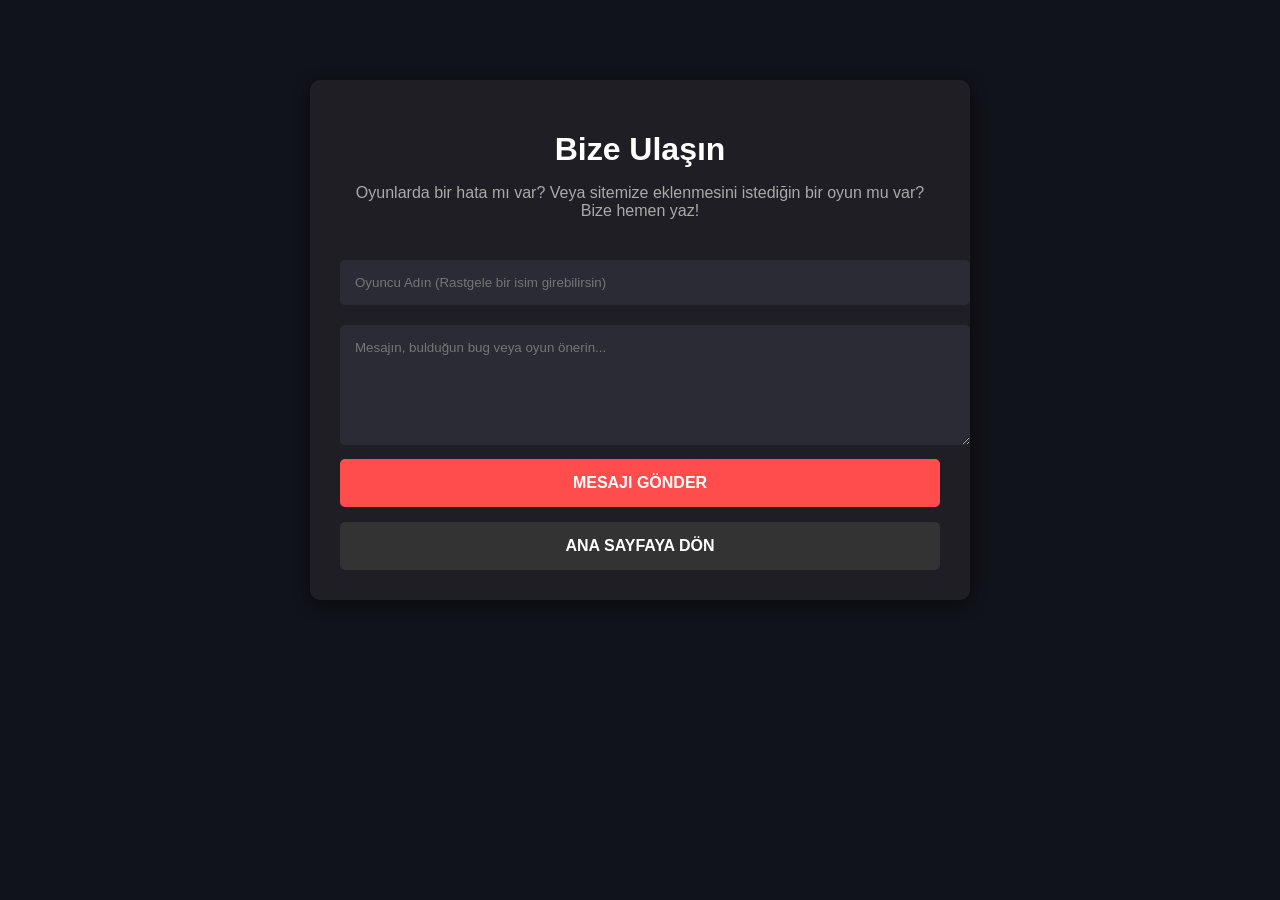
<file: oyun yapimi/feedback.html>
<!DOCTYPE html>
<html lang="tr">
<head>
    <meta charset="UTF-8">
    <meta name="viewport" content="width=device-width, initial-scale=1.0">
    <title>Hata Bildir - pixL</title>
    <link rel="stylesheet" href="style.css">
    <style>
        .feedback-container {
            max-width: 600px;
            margin: 50px auto;
            background: #1e1e24;
            padding: 30px;
            border-radius: 10px;
            box-shadow: 0 4px 15px rgba(0,0,0,0.5);
            color: white;
            text-align: center;
        }
        .feedback-container input, .feedback-container textarea {
            width: 100%;
            padding: 15px;
            margin: 10px 0;
            border-radius: 5px;
            border: none;
            background: #2b2b36;
            color: white;
            font-family: inherit;
        }
        .feedback-container button {
            background: #ff4d4d;
            color: white;
            border: none;
            padding: 15px 30px;
            font-size: 16px;
            font-weight: bold;
            border-radius: 5px;
            cursor: pointer;
            width: 100%;
            transition: 0.3s;
        }
        .feedback-container button:hover {
            background: #e63939;
        }
    </style>
</head>
<body>
    <div class="site-container">
        <!-- İstersen buraya da sol menüyü (sidebar) kopyalayabilirsin -->
        <main class="content-area" style="width: 100%;">
            
            <div class="feedback-container">
                <h1 style="margin-bottom: 10px;">Bize Ulaşın</h1>
                <p style="margin-bottom: 30px; color: #aaa;">Oyunlarda bir hata mı var? Veya sitemize eklenmesini istediğin bir oyun mu var? Bize hemen yaz!</p>
                
                <!-- FORMSPREE BAĞLANTISI BURAYA GELECEK -->
                <form action="https://formspree.io/f/mreoajnr" method="POST">
                    <input type="text" name="isim" placeholder="Oyuncu Adın (Rastgele bir isim girebilirsin)" required>
                    <textarea name="mesaj" rows="6" placeholder="Mesajın, bulduğun bug veya oyun önerin..." required></textarea>
                    <button type="submit">MESAJI GÖNDER</button>
                </form>
                
                <button onclick="window.location.href='index.html'" style="background: #333; margin-top: 15px;">ANA SAYFAYA DÖN</button>
            </div>

        </main>
    </div>
</body>
</html>
</file>
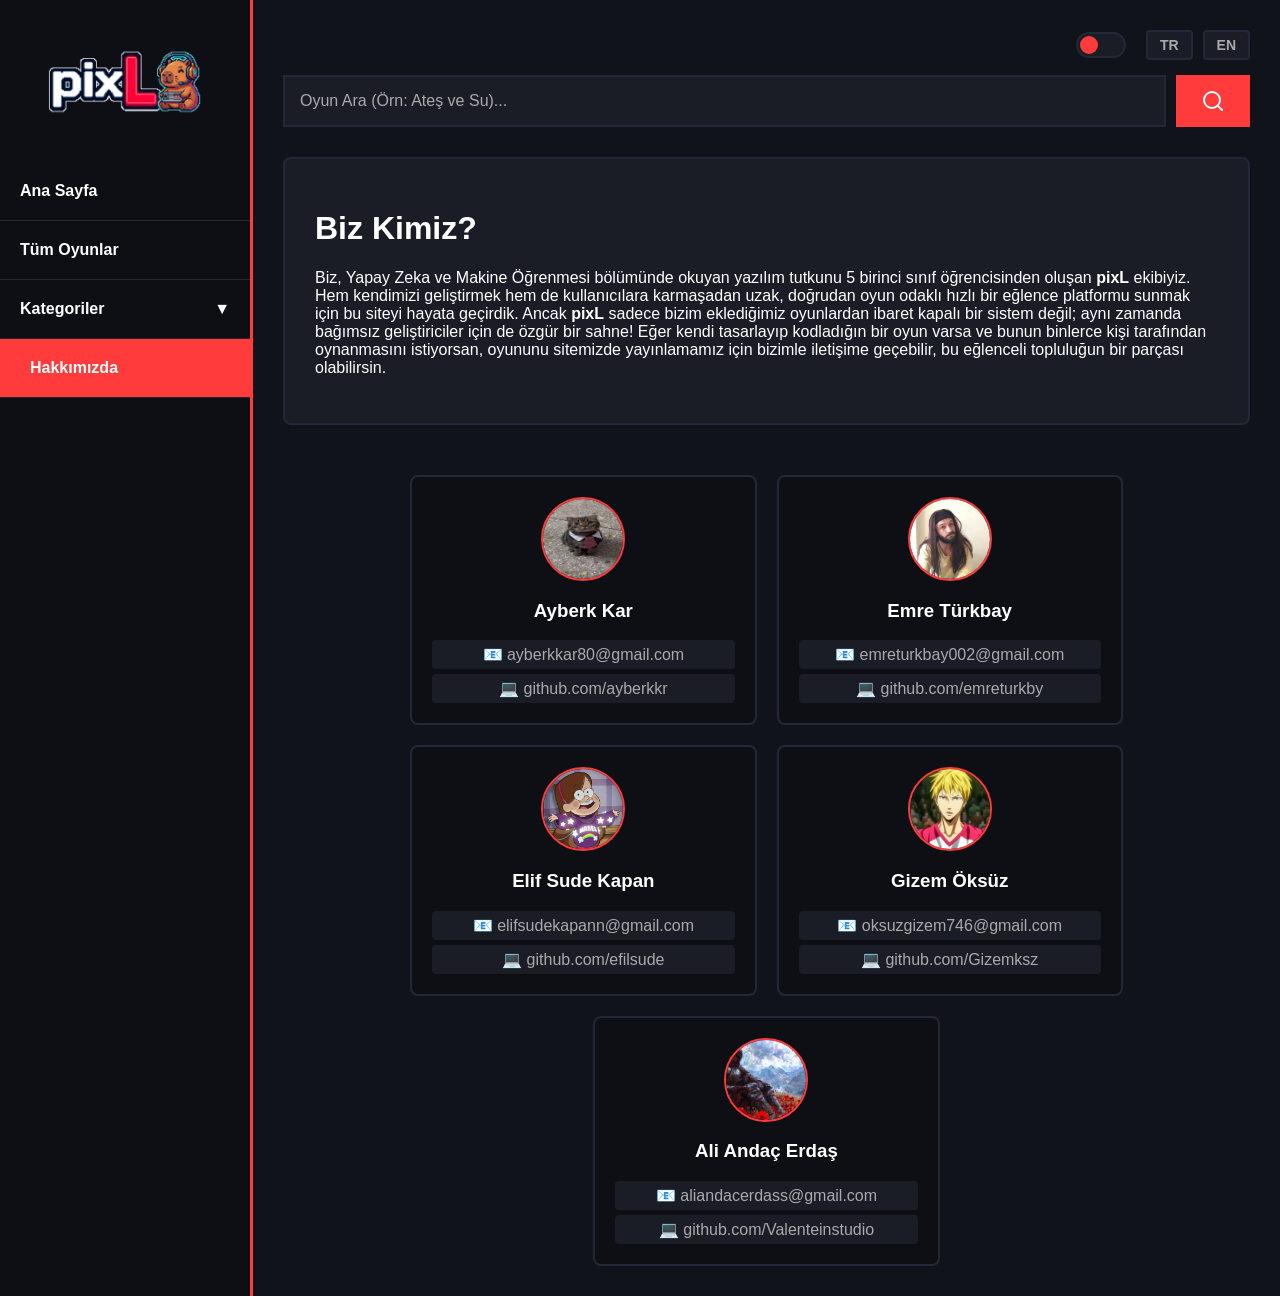
<file: oyun yapimi/hakkimizda.html>
<!DOCTYPE html>
<html lang="tr">
<head>
    <meta charset="UTF-8">
    <meta name="viewport" content="width=device-width, initial-scale=1.0">
    <title>pixL - Hakkımızda</title>
    <link rel="stylesheet" href="style.css">
</head>
<body>
    
    <div class="site-container">

        <nav class="sidebar">
            <div class="logo-container" title="pixL Anasayfa" onclick="window.location.href='index.html'">
                <img src="logo.jpg" alt="pixL Logo" class="site-logo">
            </div>
            
            <a href="index.html" class="menu-item" data-lang="home">Ana Sayfa</a>
            <a href="index.html" class="menu-item" data-lang="all_games">Tüm Oyunlar</a>
            
            <div class="menu-item" id="kategori-btn" onclick="kategoriAc()">
                <span data-lang="categories">Kategoriler</span> <span id="ok">▼</span>
            </div>
            <div class="submenu" id="alt-menu">
                <a href="#" data-lang="action">Aksiyon</a>
                <a href="#" data-lang="racing">Yarış</a>
                <a href="#" data-lang="puzzle">Bulmaca</a>
                <a href="#" data-lang="girls">Kız Oyunları</a>
            </div>

            <a href="hakkimizda.html" class="menu-item active" data-lang="about">Hakkımızda</a>
        </nav>

        <main class="content-area">
            <div class="header-section">
                <div class="top-controls">
                    <label class="theme-switch" title="Tema Değiştir">
                        <input type="checkbox" id="themeToggle" onchange="toggleTheme()">
                        <span class="slider"></span>
                    </label>
                    
                    <div class="language-flags">
                        <span class="lang-btn" onclick="changeLanguage('tr')" title="Türkçe">TR</span>
                        <span class="lang-btn" onclick="changeLanguage('en')" title="English">EN</span>
                    </div>
                </div>
                
                <header class="top-bar">
                    <input type="text" class="search-input" data-lang="search_placeholder" placeholder="Oyun Ara (Örn: Ateş ve Su)...">
                    <button class="search-btn">
                        <svg xmlns="http://www.w3.org/2000/svg" width="24" height="24" viewBox="0 0 24 24" fill="none" stroke="white" stroke-width="2" stroke-linecap="round" stroke-linejoin="round">
                            <circle cx="11" cy="11" r="8"></circle>
                            <line x1="21" y1="21" x2="16.65" y2="16.65"></line>
                        </svg>
                    </button>
                </header>
            </div>
            
            <div class="about-header">
                <h1 data-lang="about_title">Biz Kimiz?</h1>
                <p data-lang="about_text">
                    Biz, Yapay Zeka ve Makine Öğrenmesi bölümünde okuyan yazılım tutkunu 5 birinci sınıf öğrencisinden oluşan <strong>pixL</strong> ekibiyiz. Hem kendimizi geliştirmek hem de kullanıcılara karmaşadan uzak, doğrudan oyun odaklı hızlı bir eğlence platformu sunmak için bu siteyi hayata geçirdik. Ancak <strong>pixL</strong> sadece bizim eklediğimiz oyunlardan ibaret kapalı bir sistem değil; aynı zamanda bağımsız geliştiriciler için de özgür bir sahne! Eğer kendi tasarlayıp kodladığın bir oyun varsa ve bunun binlerce kişi tarafından oynanmasını istiyorsan, oyununu sitemizde yayınlamamız için bizimle iletişime geçebilir, bu eğlenceli topluluğun bir parçası olabilirsin.
                </p>
            </div>

            <div class="team-grid">
                
                <div class="team-card">
                    <div class="avatar"><img src="ayberk.jpg" alt="Ayberk Kar"></div>
                    <h3>Ayberk Kar</h3>
                    <div class="social-links">
                        <a href="mailto:ayberkkar80@gmail.com">📧 ayberkkar80@gmail.com</a>
                        <a href="https://github.com/ayberkkr" target="_blank">💻 github.com/ayberkkr</a>
                    </div>
                </div>

                <div class="team-card">
                    <div class="avatar"><img src="emre.jpg" alt="Emre Türkbay"></div>
                    <h3>Emre Türkbay</h3>
                    <div class="social-links">
                        <a href="mailto:emreturkbay002@gmail.com">📧 emreturkbay002@gmail.com</a>
                        <a href="https://github.com/emreturkby" target="_blank">💻 github.com/emreturkby</a>
                    </div>
                </div>

                <div class="team-card">
                    <div class="avatar"><img src="elif.jpg" alt="Elif Sude Kapan"></div>
                    <h3>Elif Sude Kapan</h3>
                    <div class="social-links">
                        <a href="mailto:elifsudekapann@gmail.com">📧 elifsudekapann@gmail.com</a>
                        <a href="https://github.com/efilsude" target="_blank">💻 github.com/efilsude</a>
                    </div>
                </div>

                <div class="team-card">
                    <div class="avatar"><img src="gizem.jpg" alt="Gizem Öksüz"></div>
                    <h3>Gizem Öksüz</h3>
                    <div class="social-links">
                        <a href="mailto:oksuzgizem746@gmail.com">📧 oksuzgizem746@gmail.com</a>
                        <a href="https://github.com/Gizemksz" target="_blank">💻 github.com/Gizemksz</a>
                    </div>
                </div>

                <div class="team-card">
                    <div class="avatar"><img src="andac.jpg" alt="Ali Andaç Erdaş"></div>
                    <h3>Ali Andaç Erdaş</h3>
                    <div class="social-links">
                        <a href="mailto:aliandacerdass@gmail.com">📧 aliandacerdass@gmail.com</a>
                        <a href="https://github.com/Valenteinstudio" target="_blank">💻 github.com/Valenteinstudio</a>
                    </div>
                </div>

            </div>

        </main>
    </div>

    <script>
        function toggleTheme() { document.body.classList.toggle('light-mode'); }
        function kategoriAc() {
            var menu = document.getElementById("alt-menu");
            var ok = document.getElementById("ok");
            if (menu.style.display === "block") {
                menu.style.display = "none";
                ok.innerHTML = "▼";
            } else {
                menu.style.display = "block";
                ok.innerHTML = "▲"; 
            }
        }

        const dictionary = {
            'tr': {
                'home': 'Ana Sayfa', 'all_games': 'Tüm Oyunlar', 'categories': 'Kategoriler',
                'action': 'Aksiyon', 'racing': 'Yarış', 'puzzle': 'Bulmaca', 'girls': 'Kız Oyunları',
                'about': 'Hakkımızda', 'search_placeholder': 'Oyun Ara (Örn: Ateş ve Su)...',
                'pop_game_1': 'STRIKE FORCE HEROES', 'iframe_text_1': '(Buraya oyunun iFrame\'i veya resmi gelecek)',
                'pop_game_2': 'ATEŞ VE SU', 'iframe_text_2': '(Efsanevi 2 kişilik macera oyunu)',
                'pop_game_3': 'ARABA YARIŞI 3D', 'iframe_text_3': '(Asfaltta hız sınırlarını zorla!)',
                'pop_game_4': 'BULMACA USTASI', 'iframe_text_4': '(Zekanı test edecek zorlu bölümler)',
                'game_1': 'OYUN 1', 'game_2': 'OYUN 2', 'game_3': 'OYUN 3', 'game_4': 'OYUN 4',
                'no_results_title': 'Sonuç Bulunamadı...', 'no_results_text': 'Farklı bir kelimeyle tekrar aramayı dene.',
                'about_title': 'Biz Kimiz?',
                'about_text': 'Biz, Yapay Zeka ve Makine Öğrenmesi bölümünde okuyan yazılım tutkunu 5 birinci sınıf öğrencisinden oluşan <strong>pixL</strong> ekibiyiz. Hem kendimizi geliştirmek hem de kullanıcılara karmaşadan uzak, doğrudan oyun odaklı hızlı bir eğlence platformu sunmak için bu siteyi hayata geçirdik. Ancak <strong>pixL</strong> sadece bizim eklediğimiz oyunlardan ibaret kapalı bir sistem değil; aynı zamanda bağımsız geliştiriciler için de özgür bir sahne! Eğer kendi tasarlayıp kodladığın bir oyun varsa ve bunun binlerce kişi tarafından oynanmasını istiyorsan, oyununu sitemizde yayınlamamız için bizimle iletişime geçebilir, bu eğlenceli topluluğun bir parçası olabilirsin.'
            },
            'en': {
                'home': 'Home', 'all_games': 'All Games', 'categories': 'Categories',
                'action': 'Action', 'racing': 'Racing', 'puzzle': 'Puzzle', 'girls': 'Girls Games',
                'about': 'About Us', 'search_placeholder': 'Search Game (e.g., Fireboy and Watergirl)...',
                'pop_game_1': 'STRIKE FORCE HEROES', 'iframe_text_1': '(Game iFrame or image will be placed here)',
                'pop_game_2': 'FIREBOY & WATERGIRL', 'iframe_text_2': '(Legendary 2-player adventure game)',
                'pop_game_3': 'CAR RACING 3D', 'iframe_text_3': '(Push the speed limits on the asphalt!)',
                'pop_game_4': 'PUZZLE MASTER', 'iframe_text_4': '(Challenging levels to test your brain)',
                'game_1': 'GAME 1', 'game_2': 'GAME 2', 'game_3': 'GAME 3', 'game_4': 'GAME 4',
                'no_results_title': 'No Results Found...', 'no_results_text': 'Try searching with a different keyword.',
                'about_title': 'Who Are We?',
                'about_text': 'We are the <strong>pixL</strong> team, consisting of 5 passionate freshman software engineering students studying Artificial Intelligence and Machine Learning. We brought this site to life both to develop ourselves and to offer users a quick entertainment platform focused directly on games, free from clutter. However, <strong>pixL</strong> is not just a closed system consisting of the games we add; it is also an open stage for independent developers! If you have a game you designed and coded yourself and want it to be played by thousands of people, you can contact us to publish your game on our site and become a part of this fun community.'
            }
        };

        function changeLanguage(lang) {
            const elements = document.querySelectorAll('[data-lang]');
            elements.forEach(el => {
                const key = el.getAttribute('data-lang');
                if (dictionary[lang][key]) {
                    if (el.tagName === 'INPUT') el.placeholder = dictionary[lang][key];
                    else if (el.tagName === 'P' || el.tagName === 'H3') el.innerHTML = dictionary[lang][key]; 
                    else el.innerText = dictionary[lang][key];
                }
            });
        }
    </script>
</body>
</html>
</file>
<file: oyun yapimi/style.css>
/* =========================================
   TEMA DEĞİŞKENLERİ
========================================= */
:root {
    --bg-main: #11131A;
    --bg-sidebar: #0d0f14;
    --bg-card: #1a1d26;
    --bg-input: #1a1d26;
    --border-color: #242836;
    --text-main: #ffffff;
    --text-muted: #aaaaaa;
    --accent-color: #FF3B3B; 
    --accent-hover: #cc2e2e;
}

body.light-mode {
    --bg-main: #F5F1EB; 
    --bg-sidebar: #EBE5DD; 
    --bg-card: #ffffff; 
    --bg-input: #ffffff;
    --border-color: #8A7F73; 
    --text-main: #222222; 
    --text-muted: #8A7F73; 
    --accent-color: #A8B5A2; 
    --accent-hover: #8f9c89; 
}

/* =========================================
   GENEL AYARLAR
========================================= */
body {
    margin: 0;
    padding: 0;
    font-family: 'Segoe UI', Tahoma, Geneva, Verdana, sans-serif;
    background-color: var(--bg-main); 
    color: var(--text-main); 
    transition: background-color 0.4s ease, color 0.4s ease; 
}

.site-container {
    display: flex;
    min-height: 100vh;
}

/* -------------------------------------
   SOL MENÜ (SIDEBAR)
------------------------------------- */
.sidebar {
    width: 250px;
    min-width: 250px; 
    flex-shrink: 0;   
    background-color: var(--bg-sidebar); 
    border-right: 3px solid var(--accent-color); 
    display: flex;
    flex-direction: column;
    transition: all 0.4s ease;
}

.logo-container {
    text-align: center;
    padding: 30px 0;
    cursor: pointer;
    display: flex;
    justify-content: center;
    align-items: center;
    transition: all 0.4s ease;
}

.site-logo {
    max-width: 75%; 
    height: auto;
    border-radius: 12px; 
    transition: all 0.3s ease;
}

.logo-container:hover .site-logo {
    transform: scale(1.05);
}

/* -------------------------------------
   MENÜ BUTONLARI
------------------------------------- */
.menu-item {
    padding: 20px;
    text-decoration: none;
    color: var(--text-main);
    font-weight: bold;
    border-bottom: 1px solid var(--border-color);
    cursor: pointer;
    transition: 0.3s;
    display: flex;
    justify-content: space-between; 
}

.menu-item:hover, .menu-item.active {
    background-color: var(--accent-color); 
    color: #fff; 
    padding-left: 30px; 
}

.submenu { display: none; background-color: var(--bg-card); }

.submenu a {
    display: block;
    padding: 15px 20px 15px 40px; 
    text-decoration: none;
    color: var(--text-muted);
    font-size: 14px;
    transition: 0.2s;
}

.submenu a:hover {
    color: #fff;
    background-color: var(--accent-color); 
}

/* -------------------------------------
   SAĞ ANA İÇERİK & ÜST KONTROLLER
------------------------------------- */
.content-area {
    flex-grow: 1;
    padding: 30px;
    display: flex;
    flex-direction: column;
    gap: 30px;
}

#main-content {
    display: flex;
    flex-direction: column;
    gap: 30px;
    animation: fadeIn 0.5s ease;
}

.header-section {
    display: flex;
    flex-direction: column;
    gap: 15px;
}

.top-controls {
    display: flex;
    justify-content: flex-end;
    align-items: center;
    gap: 20px;
}

/* TEMA SWİTCH */
.theme-switch {
    position: relative;
    display: inline-block;
    width: 50px;
    height: 26px;
}

.theme-switch input { opacity: 0; width: 0; height: 0; }

.slider {
    position: absolute;
    cursor: pointer;
    top: 0; left: 0; right: 0; bottom: 0;
    background-color: var(--bg-input);
    border: 2px solid var(--border-color);
    transition: .4s;
    border-radius: 34px;
}

.slider:before {
    position: absolute;
    content: "";
    height: 18px; width: 18px;
    left: 2px; bottom: 2px;
    background-color: var(--accent-color);
    transition: .4s;
    border-radius: 50%;
}

input:checked + .slider { background-color: var(--bg-card); }
input:checked + .slider:before { transform: translateX(24px); }

/* DİL BUTONLARI */
.language-flags { display: flex; gap: 10px; }

.lang-btn {
    font-size: 14px;
    font-weight: bold;
    color: var(--text-muted);
    cursor: pointer;
    transition: 0.3s;
    padding: 5px 12px;
    border: 2px solid var(--border-color);
    background-color: var(--bg-input);
    border-radius: 4px; 
}

.lang-btn:hover {
    color: #fff;
    border-color: var(--accent-color);
    background-color: var(--accent-color);
    transform: translateY(-2px); 
}

/* ARAMA ÇUBUĞU */
.top-bar { display: flex; gap: 10px; }

.search-input {
    flex-grow: 1;
    padding: 15px;
    background-color: var(--bg-input); 
    border: 2px solid var(--border-color);
    color: var(--text-main);
    font-size: 16px;
    outline: none;
    transition: 0.3s;
}

.search-input:focus { border-color: var(--accent-color); }
.search-input::placeholder { color: var(--text-muted); }

.search-btn {
    padding: 0 25px;
    background-color: var(--accent-color); 
    border: none;
    cursor: pointer;
    display: flex;
    align-items: center;
    justify-content: center;
    transition: 0.3s;
}

/* =========================================
   OYUN SLIDER (GÜNCELLENMİŞ VE SABİT)
========================================= */
.slider-container {
    width: 100%;
    max-width: 1000px;
    height: 500px; 
    margin: 30px auto;
    position: relative;
    border-radius: 12px;
    border: 3px solid var(--border-color);
    background-color: var(--bg-sidebar);
    overflow: hidden;
    display: flex;
    flex-direction: column;
}

.slider-oyun { 
    width: 100%;
    height: 100%;
}

.slide {
    display: none;
    height: 100%;
    flex-direction: column;
    animation: fadeIn 0.5s ease;
}

.slide.active { display: flex; }

.slide h3 {
    margin: 15px 0;
    color: var(--text-main);
    font-size: 1.5rem;
    text-align: center;
}

.slide-img-container {
    position: relative;
    width: 90%; 
    height: 350px; 
    margin: 0 auto;
    border-radius: 8px;
    border: 2px solid var(--accent-color);
    overflow: hidden;
    background-color: #000;
}

.slide-img {
    width: 100%;
    height: 100%;
    object-fit: cover; 
    object-position: center;
    transition: all 0.4s ease;
}

.slide-img-container:hover .slide-img {
    opacity: 0.4;
    transform: scale(1.03);
}

.slider-btn {
    position: absolute;
    top: 50%;
    transform: translateY(-50%);
    background-color: rgba(0,0,0,0.5); 
    color: white; 
    border: none;
    width: 45px; height: 45px;
    border-radius: 50%; 
    display: flex;
    align-items: center;
    justify-content: center;
    cursor: pointer;
    transition: all 0.3s ease;
    z-index: 10;
}

.slider-btn:hover { background-color: var(--accent-color); }
.slider-btn[onclick="prevSlide()"] { left: 10px; }
.slider-btn[onclick="nextSlide()"] { right: 10px; }

.dots {
    position: absolute;
    bottom: 10px;
    left: 50%;
    transform: translateX(-50%); 
    display: flex;
    gap: 10px;
    z-index: 10;
}

.dot {
    background-color: var(--border-color);
    color: var(--text-main);
    width: 25px; height: 25px;
    border-radius: 50%; 
    display: flex; align-items: center; justify-content: center;
    font-size: 12px; cursor: pointer;
    transition: 0.3s;
}

.dot.active { background-color: var(--accent-color); color: #fff; }

.play-btn {
    position: absolute;
    top: 50%;
    left: 50%;
    transform: translate(-50%, -50%);
    padding: 12px 30px;
    font-size: 18px;
    font-weight: bold;
    background-color: var(--accent-color);
    color: white;
    border: none;
    border-radius: 8px;
    cursor: pointer;
    opacity: 0;
    transition: all 0.3s ease;
}

.slide-img-container:hover .play-btn { opacity: 1; }

/* =========================================
   OYUN IZGARASI (DYNAMIC GRID)
========================================= */
.game-grid { 
    display: grid; 
    grid-template-columns: repeat(auto-fill, minmax(200px, 1fr)); 
    gap: 20px; 
    margin-top: 20px;
}

.game-box {
    background-color: var(--bg-sidebar);
    border: 2px solid var(--border-color);
    height: 160px;
    position: relative;
    border-radius: 8px;
    overflow: hidden;
    transition: 0.3s;
    cursor: pointer;
}

.game-box:hover {
    border-color: var(--accent-color); 
    transform: translateY(-5px); 
    box-shadow: 0 10px 20px rgba(0,0,0, 0.3); 
}

/* =========================================
   ARAMA BULUNAMADI (CAPYBARA FİX)
========================================= */
#no-results {
    display: none; 
    flex-direction: column;
    align-items: center;
    justify-content: center;
    padding: 80px 0;
    animation: fadeIn 0.5s ease;
}

@keyframes fadeIn {
    from { opacity: 0; transform: translateY(20px); }
    to { opacity: 1; transform: translateY(0); }
}

/* Buradaki sihirli mix-blend-mode ve invert, 
   o gri arkaplanı yok eder kanka.
*/
.capybara-img {
    width: 200px;
    margin-bottom: 20px;
    filter: invert(1) grayscale(1) opacity(0.5);
    mix-blend-mode: screen; 
    transition: all 0.4s ease;
}

body.light-mode .capybara-img {
    filter: grayscale(1) opacity(0.5);
    mix-blend-mode: multiply;
}

/* =========================================
   HAKKIMIZDA SAYFASI
========================================= */
.about-header {
    background-color: var(--bg-card);
    border: 2px solid var(--border-color);
    padding: 30px;
    border-radius: 8px;
}

.team-grid { display: flex; flex-wrap: wrap; gap: 20px; justify-content: center; margin-top: 20px; }

.team-card {
    background-color: var(--bg-sidebar);
    border: 2px solid var(--border-color);
    width: calc(33.333% - 20px); 
    padding: 20px;
    border-radius: 8px; text-align: center;
    transition: 0.3s;
}

.team-card .avatar {
    width: 80px; height: 80px;
    border-radius: 50%; margin: 0 auto 15px;
    border: 2px solid var(--accent-color);
    overflow: hidden;
}

.avatar img { width: 100%; height: 100%; object-fit: cover; }

.social-links a {
    display: block;
    color: var(--text-muted);
    text-decoration: none;
    background: var(--bg-card);
    margin-top: 5px;
    padding: 5px;
    border-radius: 4px;
}

.social-links a:hover { background: var(--accent-color); color: white; }
</file>
